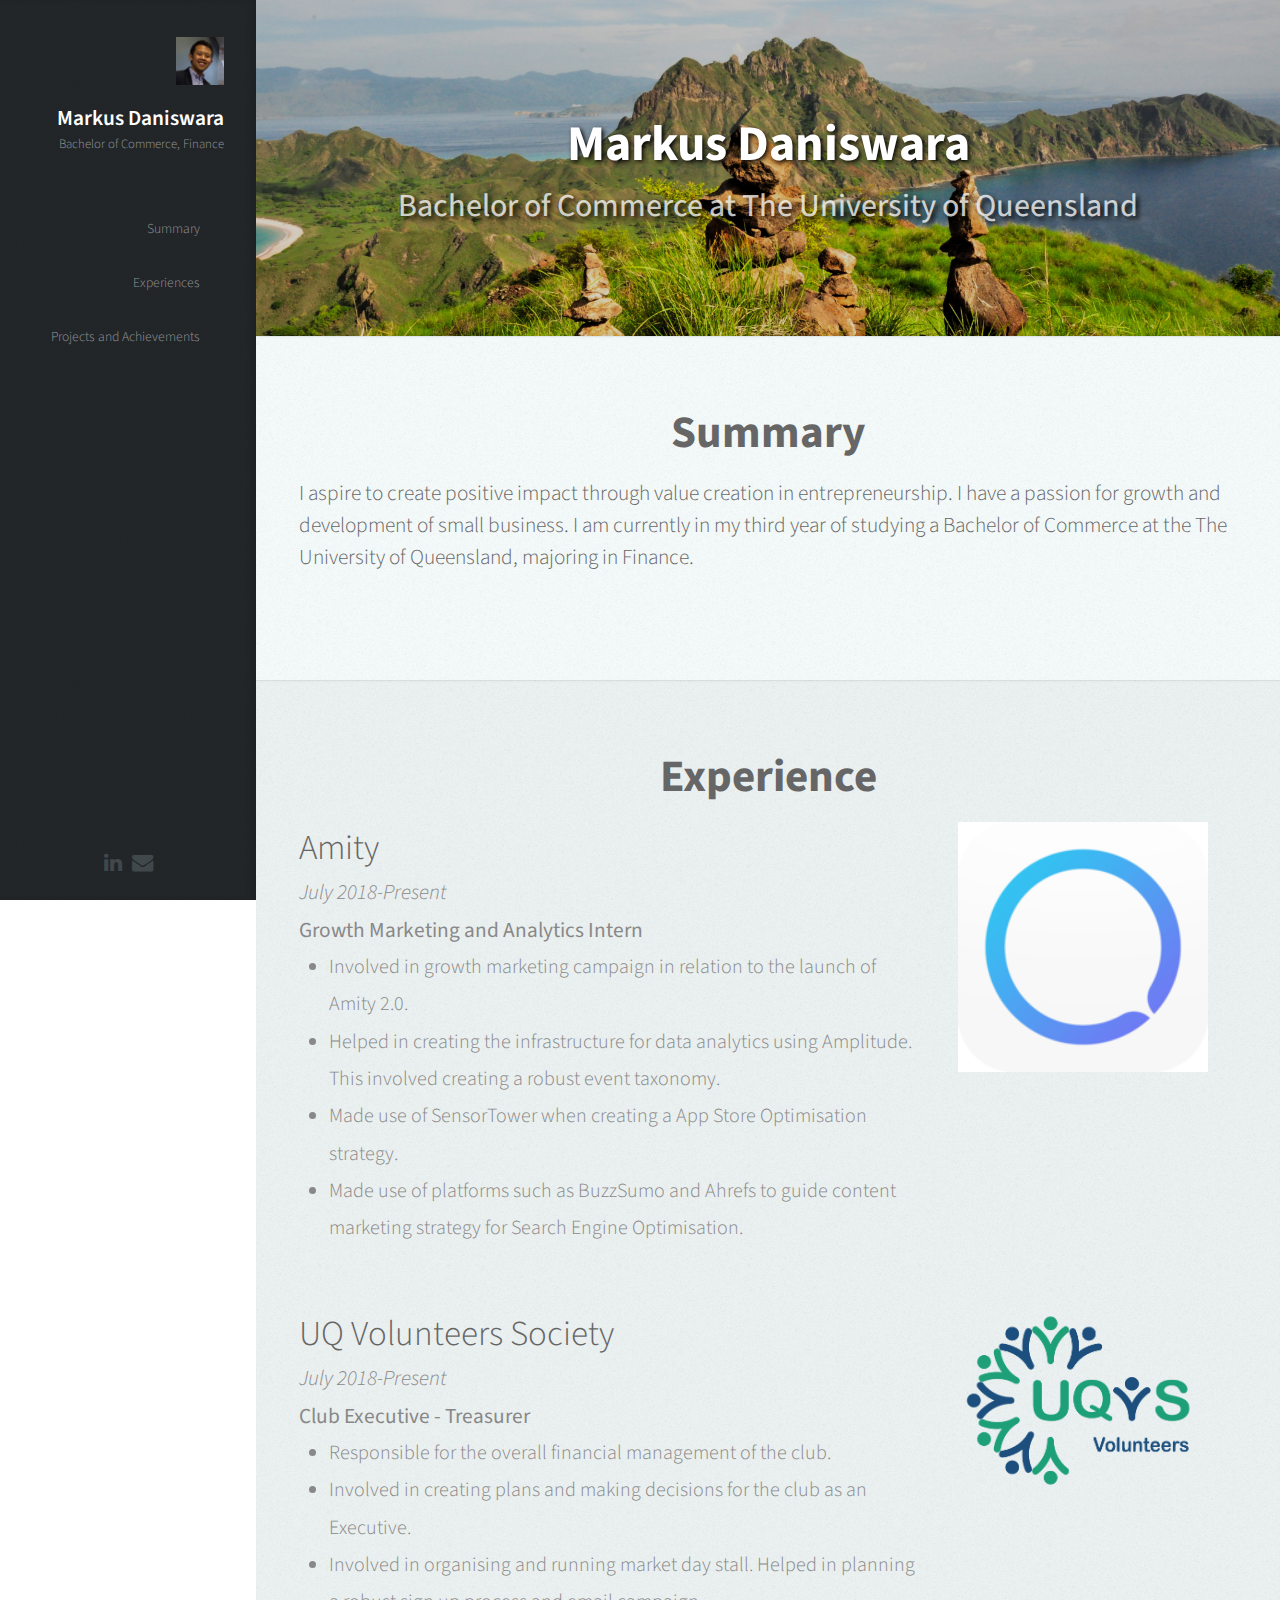
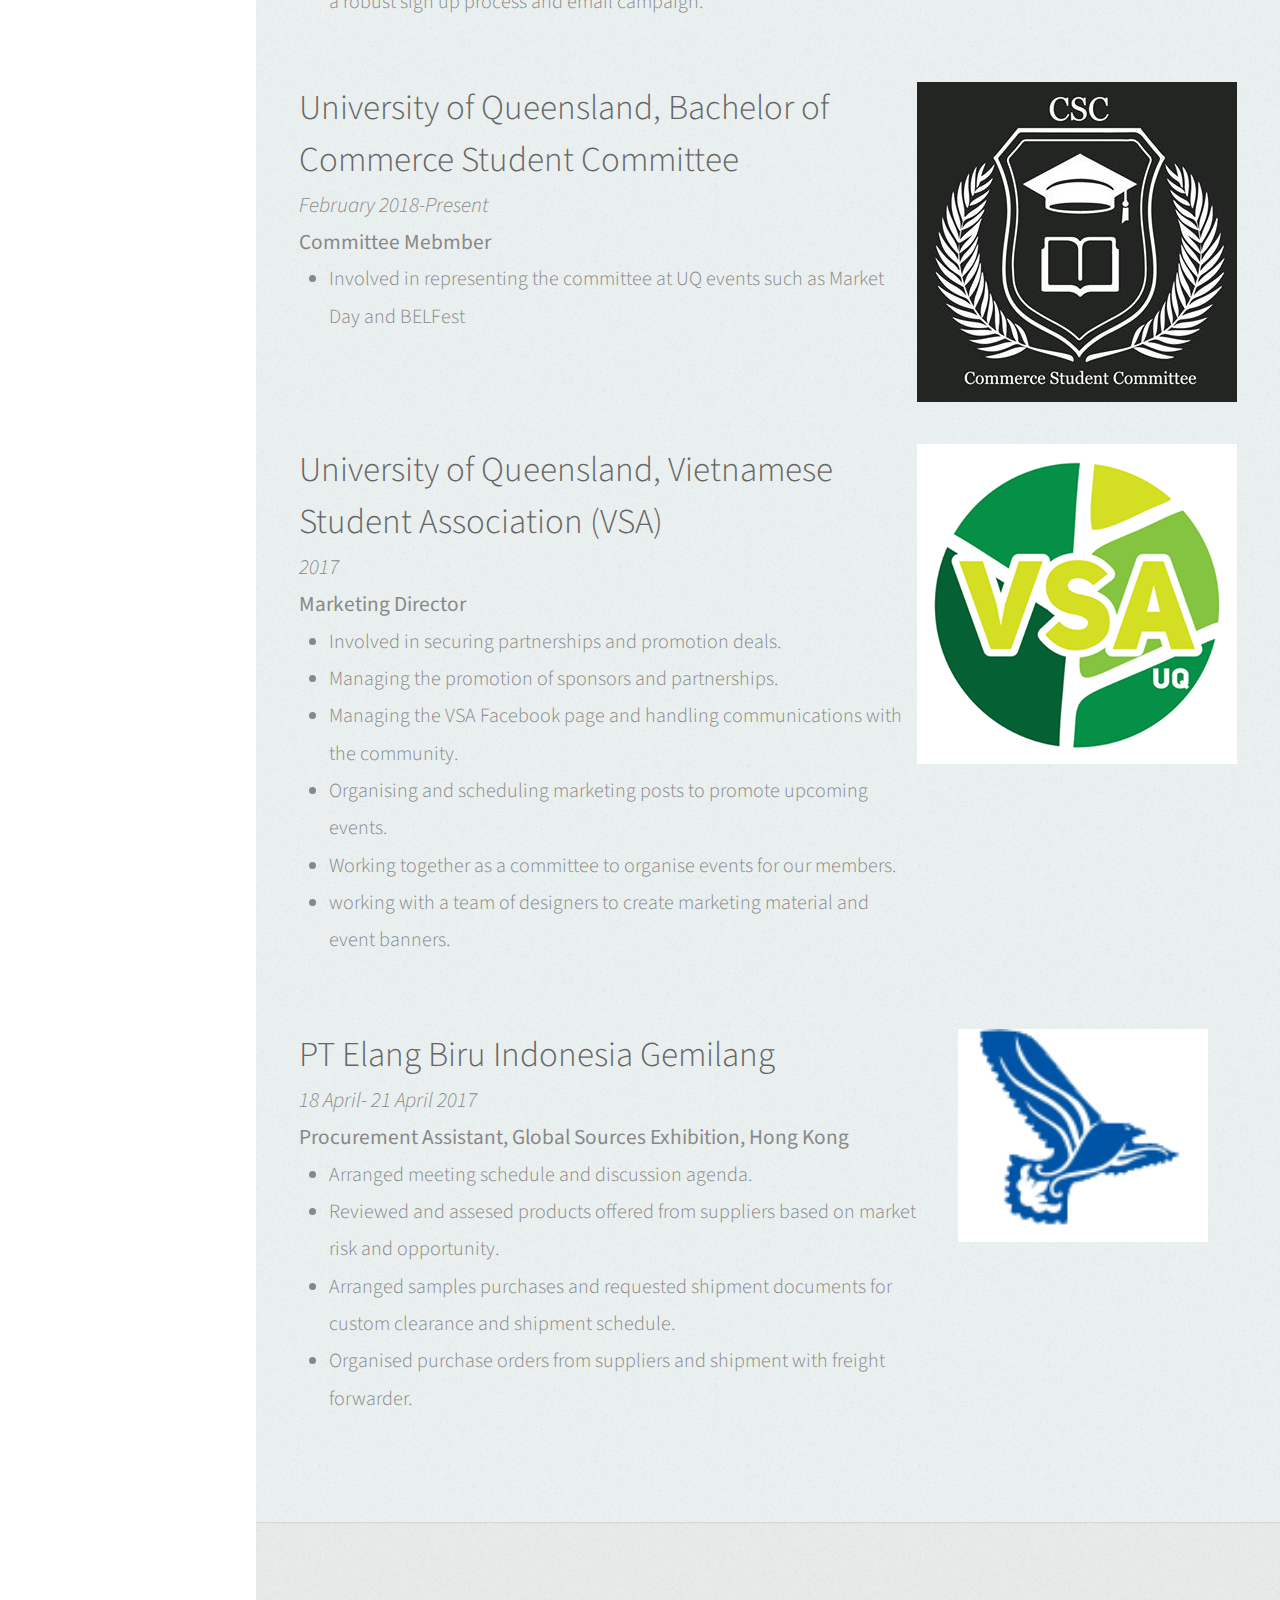
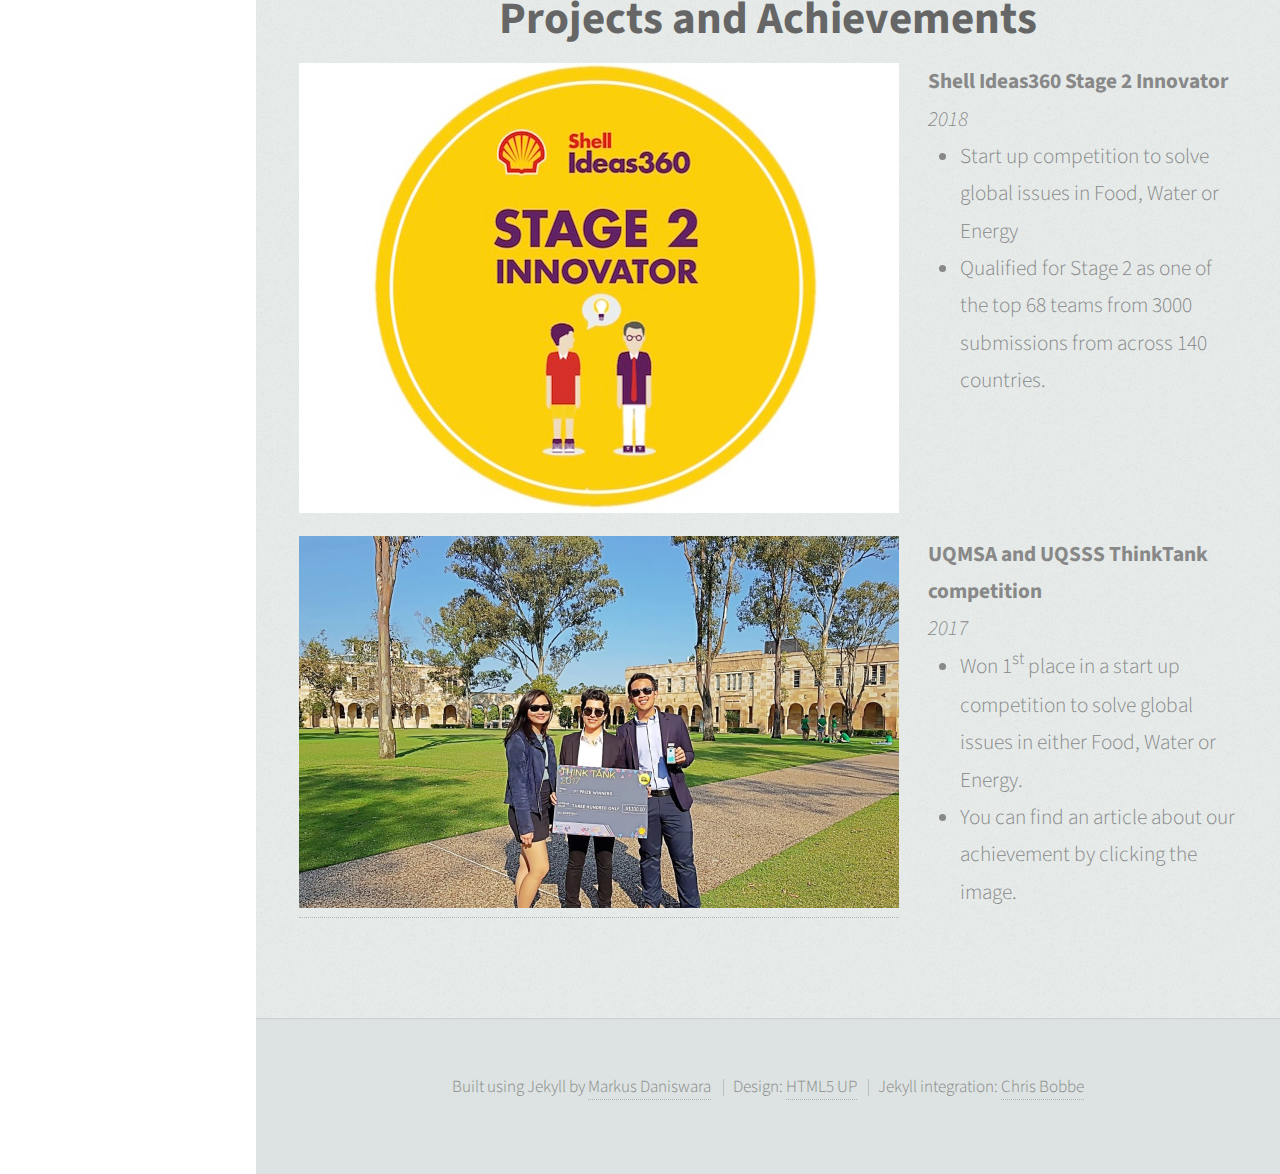
<file: index.html>
<!DOCTYPE HTML>
<!--
Prologue by HTML5 UP
html5up.net | @ajlkn
Free for personal and commercial use under the CCA 3.0 license (html5up.net/license)
Jekyll integration by Chris Bobbe | chrisbobbe.github.io
-->
<html><head><!-- Robots -->
  <meta name="robots" content="index, follow" /><link rel="canonical" href="http://localhost:4000/" /><!-- Title, description, author --><title>Markus Daniswara - Bachelor of Commerce, Finance</title>
  <meta name="description" content="Personal website of Markus Daniswara" />
  <meta name="author" content="Markus Daniswara" />

  <!-- Open Graph -->
  <meta property="og:title" content="Markus Daniswara - Bachelor of Commerce, Finance" />
  <meta property="og:type" content="website" />
  <meta property="og:image" content="http://localhost:4000/img/avi.jpg" />
  <meta property="og:url" content="http://localhost:4000/" />
  <meta property="og:site_name" content="Markus Daniswara" />
  <meta property="og:description" content="Personal website of Markus Daniswara" />

  <!-- Styles -->
  <meta charset="utf-8" />
  <meta name="viewport" content="width=device-width, initial-scale=1" />
  <!--[if lte IE 8]><script src="/assets/js/ie/html5shiv.js" defer></script><![endif]-->
  <link rel="stylesheet" href="assets/css/main.css" />
  <!--[if lte IE 8]><link rel="stylesheet" href="/assets/css/ie8.css" /><![endif]-->
  <!--[if lte IE 9]><link rel="stylesheet" href="/assets/css/ie9.css" /><![endif]-->

  <!-- Scripts -->
  <script src="https://ajax.googleapis.com/ajax/libs/jquery/1.11.3/jquery.min.js" defer></script>
  <script src="assets/js/jquery.scrolly.min.js" defer></script>
  <script src="assets/js/jquery.scrollzer.min.js" defer></script>
  <script src="assets/js/skel.min.js" defer></script>
  <script src="assets/js/util.js" defer></script>
  <!--[if lte IE 8]><script src="/assets/js/ie/respond.min.js" defer></script><![endif]-->
  <script src="assets/js/main.js" defer></script>


</head>
<body><!-- Header -->
<div id="header">
  <div class="top"><!-- Logo -->
<div id="logo">
  <a href="http://localhost:4000/" id="home-link">
    <span class="image avatar48"><img src="img/avi.jpg" alt="Avatar of Markus Daniswara" /></span>
    <h1 id="title">Markus Daniswara</h1>
    <p>Bachelor of Commerce, Finance</p>
  </a>
</div><!-- Nav -->
<nav id="nav">
  <ul><li><a href="#" id="-link" class="scrolly"><span class="icon none"> </span></a></li><li><a href="#summary" id="summary-link" class="scrolly"><span class="icon none">Summary</span></a></li><li><a href="#experiences" id="experiences-link" class="scrolly"><span class="icon none">Experiences</span></a></li><li><a href="#projects-and-achievements" id="projects-and-achievements-link" class="scrolly"><span class="icon none">Projects and Achievements</span></a></li></ul>
</nav></div>
  <div class="bottom"><!-- Social Icons -->
<ul class="icons"><li><a href="https://www.linkedin.com/in/markus-daniswara-865415143/" class="icon fa-linkedin" target="_blank"><span class="label">LinkedIn</span></a></li><li><a href="mailto:markusd9812@gmail.com" class="icon fa-envelope"><span class="label">Email</span></a></li></ul>
</div>
</div>
<!-- Main -->
<div id="main"><!-- Sections --><section id="untitled" class="shade-one cover dark">
  <div class="container"><img src="img/39.jpg" alt="cover photo" class="back"><h1 id="top">Markus Daniswara</h1>

<h3 id="subtitle">Bachelor of Commerce at The University of Queensland</h3>
</div>
</section>
<section id="summary" class="shade-two">
  <div class="container"><h1 class="title">Summary<h1>

<p style="text-align: left;">I aspire to create positive impact through value creation in entrepreneurship. I have a passion for growth and development of small business. I am currently in my third year of studying a Bachelor of Commerce at the The University of Queensland, majoring in Finance.</p>
</div>
</section>
<section id="experiences" class="shade-three">
  <div class="container"><h1 class="title">Experience</h1>

<div class="wrapper">
  <div class="experince">
    <div class="words1">
      <div class="workplace">
        <h5>Amity</h5>
      </div>
      <div class="duration">
        July 2018-Present
      </div>
      <div class="role">
        Growth Marketing and Analytics Intern
      </div>
      <div class="description">
        <ul>
          <li>Involved in growth marketing campaign in relation to the launch of Amity 2.0.</li>
          <li>Helped in creating the infrastructure for data analytics using Amplitude. This involved creating a robust event taxonomy.</li>
          <li>Made use of SensorTower when creating a App Store Optimisation strategy.</li>
          <li>Made use of platforms such as BuzzSumo and Ahrefs to guide content marketing strategy for Search Engine Optimisation.</li>
        </ul>
      </div>
    </div>
    <div class="img1">
      <img id="uqvsa" src="img\amity.png" alt="UQ Volunteers Society logo">
    </div>
  </div>
  <div class="experince">
    <div class="words1">
      <div class="workplace">
        <h5>UQ Volunteers Society</h5>
      </div>
      <div class="duration">
        July 2018-Present
      </div>
      <div class="role">
        Club Executive - Treasurer
      </div>
      <div class="description">
        <ul>
          <li>Responsible for the overall financial management of the club.</li>
          <li>Involved in creating plans and making decisions for the club as an Executive.</li>
          <li>Involved in organising and running market day stall. Helped in planning a robust sign up process and email campaign.</li>
        </ul>
      </div>
    </div>
    <div class="img1">
      <img id="uqvsa" src="img\uqvsa.png" alt="UQ Volunteers Society logo">
    </div>
  </div>
  <div class="experince">
    <div class="words1">
      <div class="workplace">
        <h5>University of Queensland, Bachelor of Commerce Student Committee</h5>
      </div>
      <div class="duration">
        February 2018-Present
      </div>
      <div class="role">
        Committee Mebmber
      </div>
      <div class="description">
        <ul>
          <li>Involved in representing the committee at UQ events such as Market Day and BELFest</li>
        </ul>
      </div>
    </div>
    <div class="img1">
      <img id="bcom" src="img\bcom_comm.jpg" alt="Bachelor of Commerce Student Committee logo">
    </div>
  </div>
  <div class="experince">
    <div class="words2">
      <div class="workplace">
        <h5>University of Queensland, Vietnamese Student Association (VSA)</h5>
      </div>
      <div class="duration">
        2017
      </div>
      <div class="role">
        Marketing Director
      </div>
      <div class="description">
        <ul>
          <li>Involved in securing partnerships and promotion deals.</li>
          <li>Managing the promotion of sponsors and partnerships.</li>
          <li>Managing the VSA Facebook page and handling communications with the community.</li>
          <li>Organising and scheduling marketing posts to promote upcoming events.</li>
          <li>Working together as a committee to organise events for our members.</li>
          <li>working with a team of designers to create marketing material and event banners.</li>
        </ul>
      </div>
    </div>
    <div class="img2">
      <img id="vsa" src="img\vsa.png" alt="Vietnamese Students Association logo">
    </div>
  </div>
  <div class="experince">
    <div class="words3">
      <div class="workplace">
        <h5>PT Elang Biru Indonesia Gemilang</h5>
      </div>
      <div class="duration">
        18 April- 21 April 2017
      </div>
      <div class="role">
        Procurement Assistant, Global Sources Exhibition, Hong Kong
      </div>
      <div class="description">
        <ul>
          <li>Arranged meeting schedule and discussion agenda.</li>
          <li>Reviewed and assesed products offered from suppliers based on market risk and opportunity.</li>
          <li>Arranged samples purchases and requested shipment documents for custom clearance and shipment schedule.</li>
          <li>Organised purchase orders from suppliers and shipment with freight forwarder.</li>
        </ul>
      </div>
    </div>
    <div class="img3">
      <img id="biru" src="img\elang-biru-lgo-copy.png" alt="PT Elang Biru Indonesia Gemilang logo">
    </div>
  </div>

</div>
</div>
</section>
<section id="projects-and-achievements" class="shade-four">
  <div class="container"><h1 class="title">Projects and Achievements</h1>

<div class="kotak">
  <div class="shell">
    <img id="shell"src="img\Stage 2 badge (1).jpg" alt="Shell Ideas360 Stage 2 badge">

  </div>
  <div class="item1">
    <div class="name">
      Shell Ideas360 Stage 2 Innovator
    </div>
    <div class="duration">
      2018
    </div>
    <div class="points">
      <ul>
        <li>Start up competition to solve global issues in Food, Water or Energy</li>
        <li>Qualified for Stage 2 as one of the top 68 teams from 3000 submissions from across 140 countries.</li>
      </ul>
    </div>
  </div>
  <div class="news">
    <a href="http://www.scmb.uq.edu.au/uq-students-to-showcase-food-waste-solution-to-global-investors" target="_blank"><img id="news"src="img\uqnews.jpg" alt="UQ School of Chemistry and Molecular Bioscience article"></a>
  </div>
  <div class="item2">
    <div class="name">
      UQMSA and UQSSS ThinkTank competition
    </div>
    <div class="duration">
      2017
    </div>
    <div class="points">
        <ul>
          <li>Won 1<sup>st</sup> place in a start up competition to solve global issues in either Food, Water or Energy.</li>
          <li>You can find an article about our achievement by clicking the image.</li>
        </ul>

    </div>
  </div>

  </div>

</div>
</div>
</section>
</div><!-- Footer -->
<div id="footer">

  <!-- Copyright -->
  <ul class="copyright">
    <li>Built using Jekyll by <a href="https://www.linkedin.com/in/markus-daniswara-865415143/" target="_blank">Markus Daniswara</a></li>
    <li>Design: <a href="http://html5up.net" target="_blank">HTML5 UP</a></li>
    <li>Jekyll integration: <a href="https://chrisbobbe.github.io/" target="_blank">Chris Bobbe</a></li>
  </ul>

</div>
</body>
</html>
</file>
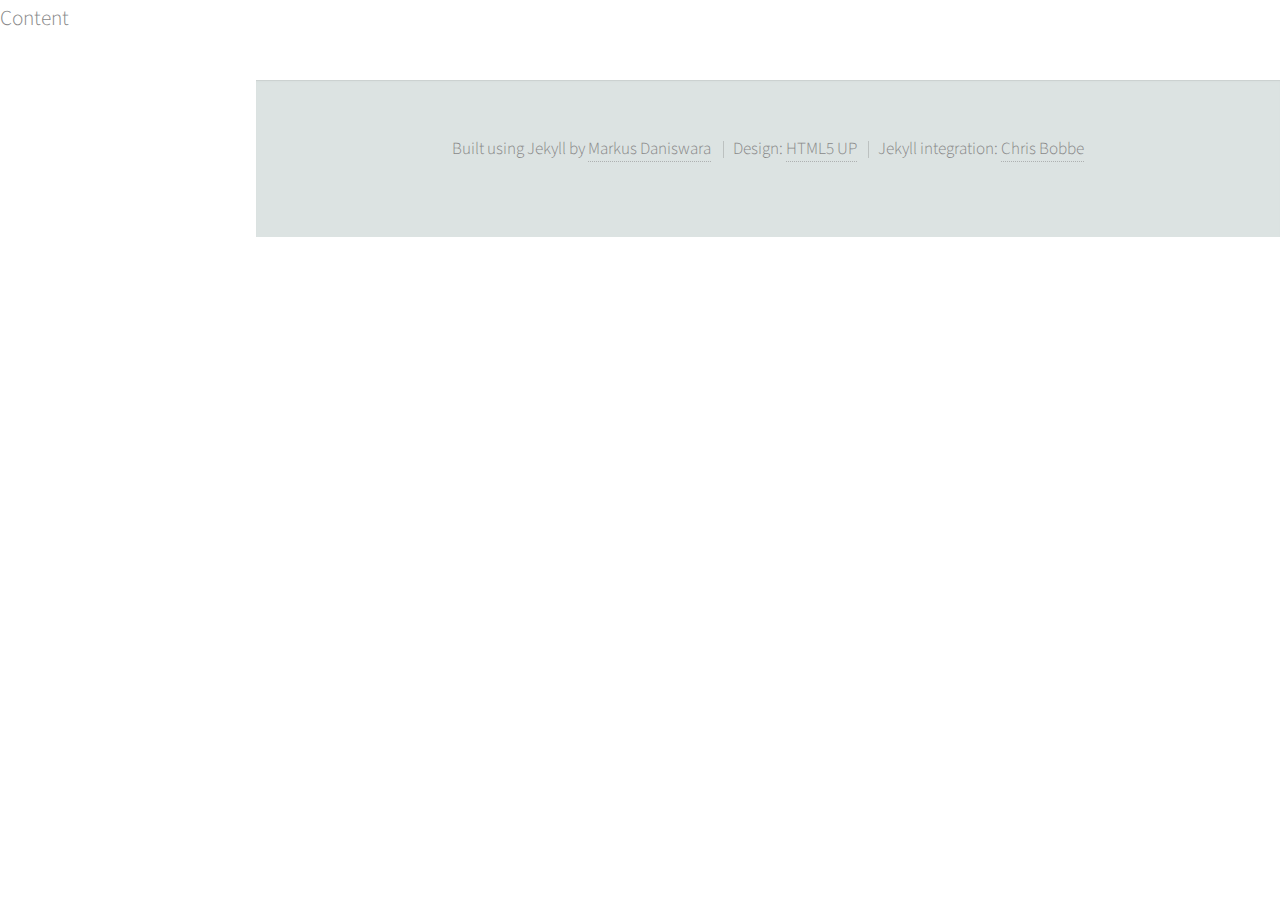
<file: 2018/06/24/My-First-Post.html>
<!DOCTYPE HTML>
<!--
Prologue by HTML5 UP
html5up.net | @ajlkn
Free for personal and commercial use under the CCA 3.0 license (html5up.net/license)
Jekyll integration by Chris Bobbe | chrisbobbe.github.io
-->
<html><head><!-- Robots -->
  <meta name="robots" content="index, follow" /><link rel="canonical" href="http://localhost:4000/2018/06/24/My-First-Post.html" /><!-- Title, description, author --><title>new title | Markus Daniswara - Bachelor of Commerce, Finance</title>
  <meta name="description" content="Personal website of Markus Daniswara" />
  <meta name="author" content="Markus Daniswara" />

  <!-- Open Graph -->
  <meta property="og:title" content="new title | Markus Daniswara - Bachelor of Commerce, Finance" />
  <meta property="og:type" content="website" />
  <meta property="og:image" content="http://localhost:4000/img/avi.jpg" />
  <meta property="og:url" content="http://localhost:4000/2018/06/24/My-First-Post.html" />
  <meta property="og:site_name" content="Markus Daniswara" />
  <meta property="og:description" content="Personal website of Markus Daniswara" />

  <!-- Styles -->
  <meta charset="utf-8" />
  <meta name="viewport" content="width=device-width, initial-scale=1" />
  <!--[if lte IE 8]><script src="/assets/js/ie/html5shiv.js" defer></script><![endif]-->
  <link rel="stylesheet" href="/assets/css/main.css" />
  <!--[if lte IE 8]><link rel="stylesheet" href="/assets/css/ie8.css" /><![endif]-->
  <!--[if lte IE 9]><link rel="stylesheet" href="/assets/css/ie9.css" /><![endif]-->

  <!-- Scripts -->
  <script src="https://ajax.googleapis.com/ajax/libs/jquery/1.11.3/jquery.min.js" defer></script>
  <script src="/assets/js/jquery.scrolly.min.js" defer></script>
  <script src="/assets/js/jquery.scrollzer.min.js" defer></script>
  <script src="/assets/js/skel.min.js" defer></script>
  <script src="/assets/js/util.js" defer></script>
  <!--[if lte IE 8]><script src="/assets/js/ie/respond.min.js" defer></script><![endif]-->
  <script src="/assets/js/main.js" defer></script>

  <link rel="shortcut icon" href="img\favicon.ico" type="image/x-icon">
  <link rel="icon" href="img\favicon.ico" type="image/x-icon">

</head>
<body><p>Content</p>
<!-- Footer -->
<div id="footer">

  <!-- Copyright -->
  <ul class="copyright">
    <li>Built using Jekyll by <a href="https://www.linkedin.com/in/markus-daniswara-865415143/" target="_blank">Markus Daniswara</a></li>
    <li>Design: <a href="http://html5up.net" target="_blank">HTML5 UP</a></li>
    <li>Jekyll integration: <a href="https://chrisbobbe.github.io/" target="_blank">Chris Bobbe</a></li>
  </ul>

</div>
</body>
</html>
</file>
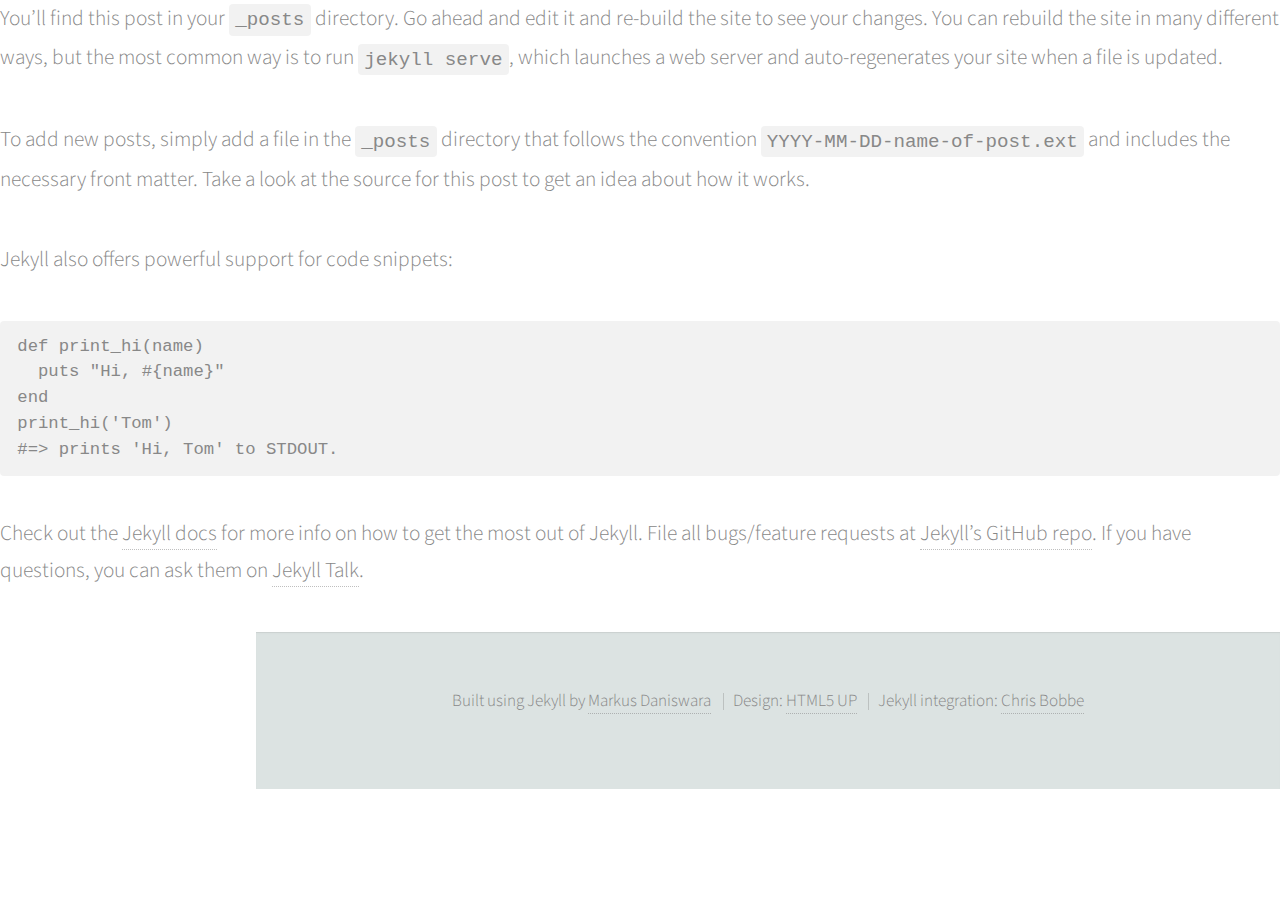
<file: jekyll/update/2018/06/23/welcome-to-jekyll.html>
<!DOCTYPE HTML>
<!--
Prologue by HTML5 UP
html5up.net | @ajlkn
Free for personal and commercial use under the CCA 3.0 license (html5up.net/license)
Jekyll integration by Chris Bobbe | chrisbobbe.github.io
-->
<html><head><!-- Robots -->
  <meta name="robots" content="index, follow" /><link rel="canonical" href="http://localhost:4000/jekyll/update/2018/06/23/welcome-to-jekyll.html" /><!-- Title, description, author --><title>Welcome to Jekyll! | Markus Daniswara - Bachelor of Commerce, Finance</title>
  <meta name="description" content="Personal website of Markus Daniswara" />
  <meta name="author" content="Markus Daniswara" />

  <!-- Open Graph -->
  <meta property="og:title" content="Welcome to Jekyll! | Markus Daniswara - Bachelor of Commerce, Finance" />
  <meta property="og:type" content="website" />
  <meta property="og:image" content="http://localhost:4000/img/avi.jpg" />
  <meta property="og:url" content="http://localhost:4000/jekyll/update/2018/06/23/welcome-to-jekyll.html" />
  <meta property="og:site_name" content="Markus Daniswara" />
  <meta property="og:description" content="Personal website of Markus Daniswara" />

  <!-- Styles -->
  <meta charset="utf-8" />
  <meta name="viewport" content="width=device-width, initial-scale=1" />
  <!--[if lte IE 8]><script src="/assets/js/ie/html5shiv.js" defer></script><![endif]-->
  <link rel="stylesheet" href="/assets/css/main.css" />
  <!--[if lte IE 8]><link rel="stylesheet" href="/assets/css/ie8.css" /><![endif]-->
  <!--[if lte IE 9]><link rel="stylesheet" href="/assets/css/ie9.css" /><![endif]-->

  <!-- Scripts -->
  <script src="https://ajax.googleapis.com/ajax/libs/jquery/1.11.3/jquery.min.js" defer></script>
  <script src="/assets/js/jquery.scrolly.min.js" defer></script>
  <script src="/assets/js/jquery.scrollzer.min.js" defer></script>
  <script src="/assets/js/skel.min.js" defer></script>
  <script src="/assets/js/util.js" defer></script>
  <!--[if lte IE 8]><script src="/assets/js/ie/respond.min.js" defer></script><![endif]-->
  <script src="/assets/js/main.js" defer></script>

  <link rel="shortcut icon" href="img\favicon.ico" type="image/x-icon">
  <link rel="icon" href="img\favicon.ico" type="image/x-icon">

</head>
<body><p>You’ll find this post in your <code class="highlighter-rouge">_posts</code> directory. Go ahead and edit it and re-build the site to see your changes. You can rebuild the site in many different ways, but the most common way is to run <code class="highlighter-rouge">jekyll serve</code>, which launches a web server and auto-regenerates your site when a file is updated.</p>

<p>To add new posts, simply add a file in the <code class="highlighter-rouge">_posts</code> directory that follows the convention <code class="highlighter-rouge">YYYY-MM-DD-name-of-post.ext</code> and includes the necessary front matter. Take a look at the source for this post to get an idea about how it works.</p>

<p>Jekyll also offers powerful support for code snippets:</p>

<figure class="highlight"><pre><code class="language-ruby" data-lang="ruby"><span class="k">def</span> <span class="nf">print_hi</span><span class="p">(</span><span class="nb">name</span><span class="p">)</span>
  <span class="nb">puts</span> <span class="s2">"Hi, </span><span class="si">#{</span><span class="nb">name</span><span class="si">}</span><span class="s2">"</span>
<span class="k">end</span>
<span class="n">print_hi</span><span class="p">(</span><span class="s1">'Tom'</span><span class="p">)</span>
<span class="c1">#=&gt; prints 'Hi, Tom' to STDOUT.</span></code></pre></figure>

<p>Check out the <a href="https://jekyllrb.com/docs/home">Jekyll docs</a> for more info on how to get the most out of Jekyll. File all bugs/feature requests at <a href="https://github.com/jekyll/jekyll">Jekyll’s GitHub repo</a>. If you have questions, you can ask them on <a href="https://talk.jekyllrb.com/">Jekyll Talk</a>.</p>

<!-- Footer -->
<div id="footer">

  <!-- Copyright -->
  <ul class="copyright">
    <li>Built using Jekyll by <a href="https://www.linkedin.com/in/markus-daniswara-865415143/" target="_blank">Markus Daniswara</a></li>
    <li>Design: <a href="http://html5up.net" target="_blank">HTML5 UP</a></li>
    <li>Jekyll integration: <a href="https://chrisbobbe.github.io/" target="_blank">Chris Bobbe</a></li>
  </ul>

</div>
</body>
</html>
</file>
<file: assets/css/ie8.css>
/*
	Prologue by HTML5 UP
	html5up.net | @ajlkn
	Free for personal and commercial use under the CCA 3.0 license (html5up.net/license)
*/

/* Section/Article */

	section > .last-child, section.last-child, article > .last-child, article.last-child {
		margin-bottom: 0;
	}

/* Form */

	form input[type="text"],
	form input[type="email"],
	form input[type="password"],
	form select,
	form textarea {
		-ms-behavior: url("assets/js/ie/PIE.htc");
	}

/* Button */

	input[type="button"],
	input[type="submit"],
	input[type="reset"],
	button,
	.button {
		-ms-behavior: url("assets/js/ie/PIE.htc");
	}

/* Header */

	#nav ul li a {
		color: #888;
	}

		#nav ul li a.active {
			background: #1C2022;
		}

	#headerToggle .toggle {
		background-color: #888;
	}

/* Main */

	#main > section.cover {
		background-position: auto;
		-ms-behavior: url("assets/js/ie/backgroundsize.min.htc");
	}
</file>
<file: assets/css/ie9.css>
/*
	Prologue by HTML5 UP
	html5up.net | @ajlkn
	Free for personal and commercial use under the CCA 3.0 license (html5up.net/license)
*/

/* Button */

	input[type="button"],
	input[type="submit"],
	input[type="reset"],
	button,
	.button {
		background-image: url("images/ie/grad0-15.svg");
	}
</file>
<file: assets/css/main.css>
@import url("font-awesome.min.css");
@import url("https://fonts.googleapis.com/css?family=Source+Sans+Pro:300,300italic,400,600");
/*
	Prologue by HTML5 UP
	html5up.net | @ajlkn
	Free for personal and commercial use under the CCA 3.0 license (html5up.net/license)
*/
/* Reset */
html, body, div, span, applet, object, iframe, h1, h2, h3, h4, h5, h6, p, blockquote, pre, a, abbr, acronym, address, big, cite, code, del, dfn, em, img, ins, kbd, q, s, samp, small, strike, strong, sub, sup, tt, var, b, u, i, center, dl, dt, dd, ol, ul, li, fieldset, form, label, legend, table, caption, tbody, tfoot, thead, tr, th, td, article, aside, canvas, details, embed, figure, figcaption, footer, header, hgroup, menu, nav, output, ruby, section, summary, time, mark, audio, video {
  margin: 0;
  padding: 0;
  border: 0;
  font-size: 100%;
  font: inherit;
  vertical-align: baseline; }

article, aside, details, figcaption, figure, footer, header, hgroup, menu, nav, section {
  display: block; }

body {
  line-height: 1; }

ol, ul {
  list-style: none; }

blockquote, q {
  quotes: none; }

blockquote:before, blockquote:after, q:before, q:after {
  content: '';
  content: none; }

table {
  border-collapse: collapse;
  border-spacing: 0; }

body {
  -webkit-text-size-adjust: none; }

/* Box Model */
*, *:before, *:after {
  -moz-box-sizing: border-box;
  -webkit-box-sizing: border-box;
  box-sizing: border-box; }

/* Containers */
.container {
  margin-left: auto;
  margin-right: auto; }

.container.\31 25\25 {
  width: 100%;
  max-width: 1750px;
  min-width: 1400px; }

.container.\37 5\25 {
  width: 1050px; }

.container.\35 0\25 {
  width: 700px; }

.container.\32 5\25 {
  width: 350px; }

.container {
  width: 1400px; }

@media screen and (min-width: 961px) and (max-width: 1880px) {
  .container.\31 25\25 {
    width: 100%;
    max-width: 1500px;
    min-width: 1200px; }

  .container.\37 5\25 {
    width: 900px; }

  .container.\35 0\25 {
    width: 600px; }

  .container.\32 5\25 {
    width: 300px; }

  .container {
    width: 1200px; } }
@media screen and (min-width: 961px) and (max-width: 1620px) {
  .container.\31 25\25 {
    width: 100%;
    max-width: 1200px;
    min-width: 960px; }

  .container.\37 5\25 {
    width: 720px; }

  .container.\35 0\25 {
    width: 480px; }

  .container.\32 5\25 {
    width: 240px; }

  .container {
    width: 960px; } }
@media screen and (min-width: 961px) and (max-width: 1320px) {
  .container.\31 25\25 {
    width: 100%;
    max-width: 125%;
    min-width: 100%; }

  .container.\37 5\25 {
    width: 75%; }

  .container.\35 0\25 {
    width: 50%; }

  .container.\32 5\25 {
    width: 25%; }

  .container {
    width: 100%; } }
@media screen and (max-width: 960px) {
  .container.\31 25\25 {
    width: 100%;
    max-width: 125%;
    min-width: 100%; }

  .container.\37 5\25 {
    width: 75%; }

  .container.\35 0\25 {
    width: 50%; }

  .container.\32 5\25 {
    width: 25%; }

  .container {
    width: 100%; } }
@media screen and (max-width: 736px) {
  .container.\31 25\25 {
    width: 100%;
    max-width: 125%;
    min-width: 100%; }

  .container.\37 5\25 {
    width: 75%; }

  .container.\35 0\25 {
    width: 50%; }

  .container.\32 5\25 {
    width: 25%; }

  .container {
    width: 100% !important; } }
/* Grid */
.row {
  border-bottom: solid 1px transparent;
  -moz-box-sizing: border-box;
  -webkit-box-sizing: border-box;
  box-sizing: border-box; }

.row > * {
  float: left;
  -moz-box-sizing: border-box;
  -webkit-box-sizing: border-box;
  box-sizing: border-box; }

.row:after, .row:before {
  content: '';
  display: block;
  clear: both;
  height: 0; }

.row.uniform > * > :first-child {
  margin-top: 0; }

.row.uniform > * > :last-child {
  margin-bottom: 0; }

.row.\30 \25  > * {
  padding: 0px 0 0 0px; }

.row.\30 \25 {
  margin: 0px 0 -1px 0px; }

.row.uniform.\30 \25  > * {
  padding: 0px 0 0 0px; }

.row.uniform.\30 \25 {
  margin: 0px 0 -1px 0px; }

.row > * {
  padding: 40px 0 0 40px; }

.row {
  margin: -40px 0 -1px -40px; }

.row.uniform > * {
  padding: 40px 0 0 40px; }

.row.uniform {
  margin: -40px 0 -1px -40px; }

.row.\32 00\25  > * {
  padding: 80px 0 0 80px; }

.row.\32 00\25 {
  margin: -80px 0 -1px -80px; }

.row.uniform.\32 00\25  > * {
  padding: 80px 0 0 80px; }

.row.uniform.\32 00\25 {
  margin: -80px 0 -1px -80px; }

.row.\31 50\25  > * {
  padding: 60px 0 0 60px; }

.row.\31 50\25 {
  margin: -60px 0 -1px -60px; }

.row.uniform.\31 50\25  > * {
  padding: 60px 0 0 60px; }

.row.uniform.\31 50\25 {
  margin: -60px 0 -1px -60px; }

.row.\35 0\25  > * {
  padding: 20px 0 0 20px; }

.row.\35 0\25 {
  margin: -20px 0 -1px -20px; }

.row.uniform.\35 0\25  > * {
  padding: 20px 0 0 20px; }

.row.uniform.\35 0\25 {
  margin: -20px 0 -1px -20px; }

.row.\32 5\25  > * {
  padding: 10px 0 0 10px; }

.row.\32 5\25 {
  margin: -10px 0 -1px -10px; }

.row.uniform.\32 5\25  > * {
  padding: 10px 0 0 10px; }

.row.uniform.\32 5\25 {
  margin: -10px 0 -1px -10px; }

.\31 2u, .\31 2u\24 {
  width: 100%;
  clear: none;
  margin-left: 0; }

.\31 1u, .\31 1u\24 {
  width: 91.6666666667%;
  clear: none;
  margin-left: 0; }

.\31 0u, .\31 0u\24 {
  width: 83.3333333333%;
  clear: none;
  margin-left: 0; }

.\39 u, .\39 u\24 {
  width: 75%;
  clear: none;
  margin-left: 0; }

.\38 u, .\38 u\24 {
  width: 66.6666666667%;
  clear: none;
  margin-left: 0; }

.\37 u, .\37 u\24 {
  width: 58.3333333333%;
  clear: none;
  margin-left: 0; }

.\36 u, .\36 u\24 {
  width: 50%;
  clear: none;
  margin-left: 0; }

.\35 u, .\35 u\24 {
  width: 41.6666666667%;
  clear: none;
  margin-left: 0; }

.\34 u, .\34 u\24 {
  width: 33.3333333333%;
  clear: none;
  margin-left: 0; }

.\33 u, .\33 u\24 {
  width: 25%;
  clear: none;
  margin-left: 0; }

.\32 u, .\32 u\24 {
  width: 16.6666666667%;
  clear: none;
  margin-left: 0; }

.\31 u, .\31 u\24 {
  width: 8.3333333333%;
  clear: none;
  margin-left: 0; }

.\31 2u\24  + *,
.\31 1u\24  + *,
.\31 0u\24  + *,
.\39 u\24  + *,
.\38 u\24  + *,
.\37 u\24  + *,
.\36 u\24  + *,
.\35 u\24  + *,
.\34 u\24  + *,
.\33 u\24  + *,
.\32 u\24  + *,
.\31 u\24  + * {
  clear: left; }

.\-11u {
  margin-left: 91.6666666667%; }

.\-10u {
  margin-left: 83.3333333333%; }

.\-9u {
  margin-left: 75%; }

.\-8u {
  margin-left: 66.6666666667%; }

.\-7u {
  margin-left: 58.3333333333%; }

.\-6u {
  margin-left: 50%; }

.\-5u {
  margin-left: 41.6666666667%; }

.\-4u {
  margin-left: 33.3333333333%; }

.\-3u {
  margin-left: 25%; }

.\-2u {
  margin-left: 16.6666666667%; }

.\-1u {
  margin-left: 8.3333333333%; }

@media screen and (min-width: 961px) and (max-width: 1880px) {
  .row > * {
    padding: 40px 0 0 40px; }

  .row {
    margin: -40px 0 -1px -40px; }

  .row.uniform > * {
    padding: 40px 0 0 40px; }

  .row.uniform {
    margin: -40px 0 -1px -40px; }

  .row.\32 00\25  > * {
    padding: 80px 0 0 80px; }

  .row.\32 00\25 {
    margin: -80px 0 -1px -80px; }

  .row.uniform.\32 00\25  > * {
    padding: 80px 0 0 80px; }

  .row.uniform.\32 00\25 {
    margin: -80px 0 -1px -80px; }

  .row.\31 50\25  > * {
    padding: 60px 0 0 60px; }

  .row.\31 50\25 {
    margin: -60px 0 -1px -60px; }

  .row.uniform.\31 50\25  > * {
    padding: 60px 0 0 60px; }

  .row.uniform.\31 50\25 {
    margin: -60px 0 -1px -60px; }

  .row.\35 0\25  > * {
    padding: 20px 0 0 20px; }

  .row.\35 0\25 {
    margin: -20px 0 -1px -20px; }

  .row.uniform.\35 0\25  > * {
    padding: 20px 0 0 20px; }

  .row.uniform.\35 0\25 {
    margin: -20px 0 -1px -20px; }

  .row.\32 5\25  > * {
    padding: 10px 0 0 10px; }

  .row.\32 5\25 {
    margin: -10px 0 -1px -10px; }

  .row.uniform.\32 5\25  > * {
    padding: 10px 0 0 10px; }

  .row.uniform.\32 5\25 {
    margin: -10px 0 -1px -10px; }

  .\31 2u\28wide\29, .\31 2u\24\28wide\29 {
    width: 100%;
    clear: none;
    margin-left: 0; }

  .\31 1u\28wide\29, .\31 1u\24\28wide\29 {
    width: 91.6666666667%;
    clear: none;
    margin-left: 0; }

  .\31 0u\28wide\29, .\31 0u\24\28wide\29 {
    width: 83.3333333333%;
    clear: none;
    margin-left: 0; }

  .\39 u\28wide\29, .\39 u\24\28wide\29 {
    width: 75%;
    clear: none;
    margin-left: 0; }

  .\38 u\28wide\29, .\38 u\24\28wide\29 {
    width: 66.6666666667%;
    clear: none;
    margin-left: 0; }

  .\37 u\28wide\29, .\37 u\24\28wide\29 {
    width: 58.3333333333%;
    clear: none;
    margin-left: 0; }

  .\36 u\28wide\29, .\36 u\24\28wide\29 {
    width: 50%;
    clear: none;
    margin-left: 0; }

  .\35 u\28wide\29, .\35 u\24\28wide\29 {
    width: 41.6666666667%;
    clear: none;
    margin-left: 0; }

  .\34 u\28wide\29, .\34 u\24\28wide\29 {
    width: 33.3333333333%;
    clear: none;
    margin-left: 0; }

  .\33 u\28wide\29, .\33 u\24\28wide\29 {
    width: 25%;
    clear: none;
    margin-left: 0; }

  .\32 u\28wide\29, .\32 u\24\28wide\29 {
    width: 16.6666666667%;
    clear: none;
    margin-left: 0; }

  .\31 u\28wide\29, .\31 u\24\28wide\29 {
    width: 8.3333333333%;
    clear: none;
    margin-left: 0; }

  .\31 2u\24\28wide\29  + *,
  .\31 1u\24\28wide\29  + *,
  .\31 0u\24\28wide\29  + *,
  .\39 u\24\28wide\29  + *,
  .\38 u\24\28wide\29  + *,
  .\37 u\24\28wide\29  + *,
  .\36 u\24\28wide\29  + *,
  .\35 u\24\28wide\29  + *,
  .\34 u\24\28wide\29  + *,
  .\33 u\24\28wide\29  + *,
  .\32 u\24\28wide\29  + *,
  .\31 u\24\28wide\29  + * {
    clear: left; }

  .\-11u\28wide\29 {
    margin-left: 91.6666666667%; }

  .\-10u\28wide\29 {
    margin-left: 83.3333333333%; }

  .\-9u\28wide\29 {
    margin-left: 75%; }

  .\-8u\28wide\29 {
    margin-left: 66.6666666667%; }

  .\-7u\28wide\29 {
    margin-left: 58.3333333333%; }

  .\-6u\28wide\29 {
    margin-left: 50%; }

  .\-5u\28wide\29 {
    margin-left: 41.6666666667%; }

  .\-4u\28wide\29 {
    margin-left: 33.3333333333%; }

  .\-3u\28wide\29 {
    margin-left: 25%; }

  .\-2u\28wide\29 {
    margin-left: 16.6666666667%; }

  .\-1u\28wide\29 {
    margin-left: 8.3333333333%; } }
@media screen and (min-width: 961px) and (max-width: 1620px) {
  .row > * {
    padding: 40px 0 0 40px; }

  .row {
    margin: -40px 0 -1px -40px; }

  .row.uniform > * {
    padding: 40px 0 0 40px; }

  .row.uniform {
    margin: -40px 0 -1px -40px; }

  .row.\32 00\25  > * {
    padding: 80px 0 0 80px; }

  .row.\32 00\25 {
    margin: -80px 0 -1px -80px; }

  .row.uniform.\32 00\25  > * {
    padding: 80px 0 0 80px; }

  .row.uniform.\32 00\25 {
    margin: -80px 0 -1px -80px; }

  .row.\31 50\25  > * {
    padding: 60px 0 0 60px; }

  .row.\31 50\25 {
    margin: -60px 0 -1px -60px; }

  .row.uniform.\31 50\25  > * {
    padding: 60px 0 0 60px; }

  .row.uniform.\31 50\25 {
    margin: -60px 0 -1px -60px; }

  .row.\35 0\25  > * {
    padding: 20px 0 0 20px; }

  .row.\35 0\25 {
    margin: -20px 0 -1px -20px; }

  .row.uniform.\35 0\25  > * {
    padding: 20px 0 0 20px; }

  .row.uniform.\35 0\25 {
    margin: -20px 0 -1px -20px; }

  .row.\32 5\25  > * {
    padding: 10px 0 0 10px; }

  .row.\32 5\25 {
    margin: -10px 0 -1px -10px; }

  .row.uniform.\32 5\25  > * {
    padding: 10px 0 0 10px; }

  .row.uniform.\32 5\25 {
    margin: -10px 0 -1px -10px; }

  .\31 2u\28normal\29, .\31 2u\24\28normal\29 {
    width: 100%;
    clear: none;
    margin-left: 0; }

  .\31 1u\28normal\29, .\31 1u\24\28normal\29 {
    width: 91.6666666667%;
    clear: none;
    margin-left: 0; }

  .\31 0u\28normal\29, .\31 0u\24\28normal\29 {
    width: 83.3333333333%;
    clear: none;
    margin-left: 0; }

  .\39 u\28normal\29, .\39 u\24\28normal\29 {
    width: 75%;
    clear: none;
    margin-left: 0; }

  .\38 u\28normal\29, .\38 u\24\28normal\29 {
    width: 66.6666666667%;
    clear: none;
    margin-left: 0; }

  .\37 u\28normal\29, .\37 u\24\28normal\29 {
    width: 58.3333333333%;
    clear: none;
    margin-left: 0; }

  .\36 u\28normal\29, .\36 u\24\28normal\29 {
    width: 50%;
    clear: none;
    margin-left: 0; }

  .\35 u\28normal\29, .\35 u\24\28normal\29 {
    width: 41.6666666667%;
    clear: none;
    margin-left: 0; }

  .\34 u\28normal\29, .\34 u\24\28normal\29 {
    width: 33.3333333333%;
    clear: none;
    margin-left: 0; }

  .\33 u\28normal\29, .\33 u\24\28normal\29 {
    width: 25%;
    clear: none;
    margin-left: 0; }

  .\32 u\28normal\29, .\32 u\24\28normal\29 {
    width: 16.6666666667%;
    clear: none;
    margin-left: 0; }

  .\31 u\28normal\29, .\31 u\24\28normal\29 {
    width: 8.3333333333%;
    clear: none;
    margin-left: 0; }

  .\31 2u\24\28normal\29  + *,
  .\31 1u\24\28normal\29  + *,
  .\31 0u\24\28normal\29  + *,
  .\39 u\24\28normal\29  + *,
  .\38 u\24\28normal\29  + *,
  .\37 u\24\28normal\29  + *,
  .\36 u\24\28normal\29  + *,
  .\35 u\24\28normal\29  + *,
  .\34 u\24\28normal\29  + *,
  .\33 u\24\28normal\29  + *,
  .\32 u\24\28normal\29  + *,
  .\31 u\24\28normal\29  + * {
    clear: left; }

  .\-11u\28normal\29 {
    margin-left: 91.6666666667%; }

  .\-10u\28normal\29 {
    margin-left: 83.3333333333%; }

  .\-9u\28normal\29 {
    margin-left: 75%; }

  .\-8u\28normal\29 {
    margin-left: 66.6666666667%; }

  .\-7u\28normal\29 {
    margin-left: 58.3333333333%; }

  .\-6u\28normal\29 {
    margin-left: 50%; }

  .\-5u\28normal\29 {
    margin-left: 41.6666666667%; }

  .\-4u\28normal\29 {
    margin-left: 33.3333333333%; }

  .\-3u\28normal\29 {
    margin-left: 25%; }

  .\-2u\28normal\29 {
    margin-left: 16.6666666667%; }

  .\-1u\28normal\29 {
    margin-left: 8.3333333333%; } }
@media screen and (min-width: 961px) and (max-width: 1320px) {
  .row > * {
    padding: 20px 0 0 20px; }

  .row {
    margin: -20px 0 -1px -20px; }

  .row.uniform > * {
    padding: 20px 0 0 20px; }

  .row.uniform {
    margin: -20px 0 -1px -20px; }

  .row.\32 00\25  > * {
    padding: 40px 0 0 40px; }

  .row.\32 00\25 {
    margin: -40px 0 -1px -40px; }

  .row.uniform.\32 00\25  > * {
    padding: 40px 0 0 40px; }

  .row.uniform.\32 00\25 {
    margin: -40px 0 -1px -40px; }

  .row.\31 50\25  > * {
    padding: 30px 0 0 30px; }

  .row.\31 50\25 {
    margin: -30px 0 -1px -30px; }

  .row.uniform.\31 50\25  > * {
    padding: 30px 0 0 30px; }

  .row.uniform.\31 50\25 {
    margin: -30px 0 -1px -30px; }

  .row.\35 0\25  > * {
    padding: 10px 0 0 10px; }

  .row.\35 0\25 {
    margin: -10px 0 -1px -10px; }

  .row.uniform.\35 0\25  > * {
    padding: 10px 0 0 10px; }

  .row.uniform.\35 0\25 {
    margin: -10px 0 -1px -10px; }

  .row.\32 5\25  > * {
    padding: 5px 0 0 5px; }

  .row.\32 5\25 {
    margin: -5px 0 -1px -5px; }

  .row.uniform.\32 5\25  > * {
    padding: 5px 0 0 5px; }

  .row.uniform.\32 5\25 {
    margin: -5px 0 -1px -5px; }

  .\31 2u\28narrow\29, .\31 2u\24\28narrow\29 {
    width: 100%;
    clear: none;
    margin-left: 0; }

  .\31 1u\28narrow\29, .\31 1u\24\28narrow\29 {
    width: 91.6666666667%;
    clear: none;
    margin-left: 0; }

  .\31 0u\28narrow\29, .\31 0u\24\28narrow\29 {
    width: 83.3333333333%;
    clear: none;
    margin-left: 0; }

  .\39 u\28narrow\29, .\39 u\24\28narrow\29 {
    width: 75%;
    clear: none;
    margin-left: 0; }

  .\38 u\28narrow\29, .\38 u\24\28narrow\29 {
    width: 66.6666666667%;
    clear: none;
    margin-left: 0; }

  .\37 u\28narrow\29, .\37 u\24\28narrow\29 {
    width: 58.3333333333%;
    clear: none;
    margin-left: 0; }

  .\36 u\28narrow\29, .\36 u\24\28narrow\29 {
    width: 50%;
    clear: none;
    margin-left: 0; }

  .\35 u\28narrow\29, .\35 u\24\28narrow\29 {
    width: 41.6666666667%;
    clear: none;
    margin-left: 0; }

  .\34 u\28narrow\29, .\34 u\24\28narrow\29 {
    width: 33.3333333333%;
    clear: none;
    margin-left: 0; }

  .\33 u\28narrow\29, .\33 u\24\28narrow\29 {
    width: 25%;
    clear: none;
    margin-left: 0; }

  .\32 u\28narrow\29, .\32 u\24\28narrow\29 {
    width: 16.6666666667%;
    clear: none;
    margin-left: 0; }

  .\31 u\28narrow\29, .\31 u\24\28narrow\29 {
    width: 8.3333333333%;
    clear: none;
    margin-left: 0; }

  .\31 2u\24\28narrow\29  + *,
  .\31 1u\24\28narrow\29  + *,
  .\31 0u\24\28narrow\29  + *,
  .\39 u\24\28narrow\29  + *,
  .\38 u\24\28narrow\29  + *,
  .\37 u\24\28narrow\29  + *,
  .\36 u\24\28narrow\29  + *,
  .\35 u\24\28narrow\29  + *,
  .\34 u\24\28narrow\29  + *,
  .\33 u\24\28narrow\29  + *,
  .\32 u\24\28narrow\29  + *,
  .\31 u\24\28narrow\29  + * {
    clear: left; }

  .\-11u\28narrow\29 {
    margin-left: 91.6666666667%; }

  .\-10u\28narrow\29 {
    margin-left: 83.3333333333%; }

  .\-9u\28narrow\29 {
    margin-left: 75%; }

  .\-8u\28narrow\29 {
    margin-left: 66.6666666667%; }

  .\-7u\28narrow\29 {
    margin-left: 58.3333333333%; }

  .\-6u\28narrow\29 {
    margin-left: 50%; }

  .\-5u\28narrow\29 {
    margin-left: 41.6666666667%; }

  .\-4u\28narrow\29 {
    margin-left: 33.3333333333%; }

  .\-3u\28narrow\29 {
    margin-left: 25%; }

  .\-2u\28narrow\29 {
    margin-left: 16.6666666667%; }

  .\-1u\28narrow\29 {
    margin-left: 8.3333333333%; } }
@media screen and (max-width: 960px) {
  .row > * {
    padding: 20px 0 0 20px; }

  .row {
    margin: -20px 0 -1px -20px; }

  .row.uniform > * {
    padding: 20px 0 0 20px; }

  .row.uniform {
    margin: -20px 0 -1px -20px; }

  .row.\32 00\25  > * {
    padding: 40px 0 0 40px; }

  .row.\32 00\25 {
    margin: -40px 0 -1px -40px; }

  .row.uniform.\32 00\25  > * {
    padding: 40px 0 0 40px; }

  .row.uniform.\32 00\25 {
    margin: -40px 0 -1px -40px; }

  .row.\31 50\25  > * {
    padding: 30px 0 0 30px; }

  .row.\31 50\25 {
    margin: -30px 0 -1px -30px; }

  .row.uniform.\31 50\25  > * {
    padding: 30px 0 0 30px; }

  .row.uniform.\31 50\25 {
    margin: -30px 0 -1px -30px; }

  .row.\35 0\25  > * {
    padding: 10px 0 0 10px; }

  .row.\35 0\25 {
    margin: -10px 0 -1px -10px; }

  .row.uniform.\35 0\25  > * {
    padding: 10px 0 0 10px; }

  .row.uniform.\35 0\25 {
    margin: -10px 0 -1px -10px; }

  .row.\32 5\25  > * {
    padding: 5px 0 0 5px; }

  .row.\32 5\25 {
    margin: -5px 0 -1px -5px; }

  .row.uniform.\32 5\25  > * {
    padding: 5px 0 0 5px; }

  .row.uniform.\32 5\25 {
    margin: -5px 0 -1px -5px; }

  .\31 2u\28narrower\29, .\31 2u\24\28narrower\29 {
    width: 100%;
    clear: none;
    margin-left: 0; }

  .\31 1u\28narrower\29, .\31 1u\24\28narrower\29 {
    width: 91.6666666667%;
    clear: none;
    margin-left: 0; }

  .\31 0u\28narrower\29, .\31 0u\24\28narrower\29 {
    width: 83.3333333333%;
    clear: none;
    margin-left: 0; }

  .\39 u\28narrower\29, .\39 u\24\28narrower\29 {
    width: 75%;
    clear: none;
    margin-left: 0; }

  .\38 u\28narrower\29, .\38 u\24\28narrower\29 {
    width: 66.6666666667%;
    clear: none;
    margin-left: 0; }

  .\37 u\28narrower\29, .\37 u\24\28narrower\29 {
    width: 58.3333333333%;
    clear: none;
    margin-left: 0; }

  .\36 u\28narrower\29, .\36 u\24\28narrower\29 {
    width: 50%;
    clear: none;
    margin-left: 0; }

  .\35 u\28narrower\29, .\35 u\24\28narrower\29 {
    width: 41.6666666667%;
    clear: none;
    margin-left: 0; }

  .\34 u\28narrower\29, .\34 u\24\28narrower\29 {
    width: 33.3333333333%;
    clear: none;
    margin-left: 0; }

  .\33 u\28narrower\29, .\33 u\24\28narrower\29 {
    width: 25%;
    clear: none;
    margin-left: 0; }

  .\32 u\28narrower\29, .\32 u\24\28narrower\29 {
    width: 16.6666666667%;
    clear: none;
    margin-left: 0; }

  .\31 u\28narrower\29, .\31 u\24\28narrower\29 {
    width: 8.3333333333%;
    clear: none;
    margin-left: 0; }

  .\31 2u\24\28narrower\29  + *,
  .\31 1u\24\28narrower\29  + *,
  .\31 0u\24\28narrower\29  + *,
  .\39 u\24\28narrower\29  + *,
  .\38 u\24\28narrower\29  + *,
  .\37 u\24\28narrower\29  + *,
  .\36 u\24\28narrower\29  + *,
  .\35 u\24\28narrower\29  + *,
  .\34 u\24\28narrower\29  + *,
  .\33 u\24\28narrower\29  + *,
  .\32 u\24\28narrower\29  + *,
  .\31 u\24\28narrower\29  + * {
    clear: left; }

  .\-11u\28narrower\29 {
    margin-left: 91.6666666667%; }

  .\-10u\28narrower\29 {
    margin-left: 83.3333333333%; }

  .\-9u\28narrower\29 {
    margin-left: 75%; }

  .\-8u\28narrower\29 {
    margin-left: 66.6666666667%; }

  .\-7u\28narrower\29 {
    margin-left: 58.3333333333%; }

  .\-6u\28narrower\29 {
    margin-left: 50%; }

  .\-5u\28narrower\29 {
    margin-left: 41.6666666667%; }

  .\-4u\28narrower\29 {
    margin-left: 33.3333333333%; }

  .\-3u\28narrower\29 {
    margin-left: 25%; }

  .\-2u\28narrower\29 {
    margin-left: 16.6666666667%; }

  .\-1u\28narrower\29 {
    margin-left: 8.3333333333%; } }
@media screen and (max-width: 736px) {
  .row > * {
    padding: 20px 0 0 20px; }

  .row {
    margin: -20px 0 -1px -20px; }

  .row.uniform > * {
    padding: 20px 0 0 20px; }

  .row.uniform {
    margin: -20px 0 -1px -20px; }

  .row.\32 00\25  > * {
    padding: 40px 0 0 40px; }

  .row.\32 00\25 {
    margin: -40px 0 -1px -40px; }

  .row.uniform.\32 00\25  > * {
    padding: 40px 0 0 40px; }

  .row.uniform.\32 00\25 {
    margin: -40px 0 -1px -40px; }

  .row.\31 50\25  > * {
    padding: 30px 0 0 30px; }

  .row.\31 50\25 {
    margin: -30px 0 -1px -30px; }

  .row.uniform.\31 50\25  > * {
    padding: 30px 0 0 30px; }

  .row.uniform.\31 50\25 {
    margin: -30px 0 -1px -30px; }

  .row.\35 0\25  > * {
    padding: 10px 0 0 10px; }

  .row.\35 0\25 {
    margin: -10px 0 -1px -10px; }

  .row.uniform.\35 0\25  > * {
    padding: 10px 0 0 10px; }

  .row.uniform.\35 0\25 {
    margin: -10px 0 -1px -10px; }

  .row.\32 5\25  > * {
    padding: 5px 0 0 5px; }

  .row.\32 5\25 {
    margin: -5px 0 -1px -5px; }

  .row.uniform.\32 5\25  > * {
    padding: 5px 0 0 5px; }

  .row.uniform.\32 5\25 {
    margin: -5px 0 -1px -5px; }

  .\31 2u\28mobile\29, .\31 2u\24\28mobile\29 {
    width: 100%;
    clear: none;
    margin-left: 0; }

  .\31 1u\28mobile\29, .\31 1u\24\28mobile\29 {
    width: 91.6666666667%;
    clear: none;
    margin-left: 0; }

  .\31 0u\28mobile\29, .\31 0u\24\28mobile\29 {
    width: 83.3333333333%;
    clear: none;
    margin-left: 0; }

  .\39 u\28mobile\29, .\39 u\24\28mobile\29 {
    width: 75%;
    clear: none;
    margin-left: 0; }

  .\38 u\28mobile\29, .\38 u\24\28mobile\29 {
    width: 66.6666666667%;
    clear: none;
    margin-left: 0; }

  .\37 u\28mobile\29, .\37 u\24\28mobile\29 {
    width: 58.3333333333%;
    clear: none;
    margin-left: 0; }

  .\36 u\28mobile\29, .\36 u\24\28mobile\29 {
    width: 50%;
    clear: none;
    margin-left: 0; }

  .\35 u\28mobile\29, .\35 u\24\28mobile\29 {
    width: 41.6666666667%;
    clear: none;
    margin-left: 0; }

  .\34 u\28mobile\29, .\34 u\24\28mobile\29 {
    width: 33.3333333333%;
    clear: none;
    margin-left: 0; }

  .\33 u\28mobile\29, .\33 u\24\28mobile\29 {
    width: 25%;
    clear: none;
    margin-left: 0; }

  .\32 u\28mobile\29, .\32 u\24\28mobile\29 {
    width: 16.6666666667%;
    clear: none;
    margin-left: 0; }

  .\31 u\28mobile\29, .\31 u\24\28mobile\29 {
    width: 8.3333333333%;
    clear: none;
    margin-left: 0; }

  .\31 2u\24\28mobile\29  + *,
  .\31 1u\24\28mobile\29  + *,
  .\31 0u\24\28mobile\29  + *,
  .\39 u\24\28mobile\29  + *,
  .\38 u\24\28mobile\29  + *,
  .\37 u\24\28mobile\29  + *,
  .\36 u\24\28mobile\29  + *,
  .\35 u\24\28mobile\29  + *,
  .\34 u\24\28mobile\29  + *,
  .\33 u\24\28mobile\29  + *,
  .\32 u\24\28mobile\29  + *,
  .\31 u\24\28mobile\29  + * {
    clear: left; }

  .\-11u\28mobile\29 {
    margin-left: 91.6666666667%; }

  .\-10u\28mobile\29 {
    margin-left: 83.3333333333%; }

  .\-9u\28mobile\29 {
    margin-left: 75%; }

  .\-8u\28mobile\29 {
    margin-left: 66.6666666667%; }

  .\-7u\28mobile\29 {
    margin-left: 58.3333333333%; }

  .\-6u\28mobile\29 {
    margin-left: 50%; }

  .\-5u\28mobile\29 {
    margin-left: 41.6666666667%; }

  .\-4u\28mobile\29 {
    margin-left: 33.3333333333%; }

  .\-3u\28mobile\29 {
    margin-left: 25%; }

  .\-2u\28mobile\29 {
    margin-left: 16.6666666667%; }

  .\-1u\28mobile\29 {
    margin-left: 8.3333333333%; } }
/* Basic */
body {
  background: #fff;
  font-family: 'Source Sans Pro', sans-serif;
  font-size: 19pt;
  font-weight: 300;
  line-height: 1.75em;
  color: #888; }
  body.is-loading * {
    -moz-transition: none !important;
    -webkit-transition: none !important;
    -ms-transition: none !important;
    transition: none !important;
    -moz-animation: none !important;
    -webkit-animation: none !important;
    -ms-animation: none !important;
    animation: none !important; }

input, textarea, select {
  font-family: 'Source Sans Pro', sans-serif;
  font-size: 19pt;
  font-weight: 300;
  line-height: 1.75em;
  color: #888; }

h1, h2, h3, h4, h5, h6 {
  font-weight: 300;
  color: #666;
  line-height: 1.5em; }

h1 a, h2 a, h3 a, h4 a, h5 a, h6 a {
  color: inherit;
  text-decoration: none; }
  h1 a strong, h2 a strong, h3 a strong, h4 a strong, h5 a strong, h6 a strong {
    color: #333; }

h2 {
  font-size: 2em;
  letter-spacing: -1px; }

h3 {
  font-size: 1.5em; }

header {
  margin: 0 0 2em 0; }
  header > p {
    margin: 1em 0 0 0; }

footer {
  margin: 2em 0 0 0; }

strong, b {
  font-weight: 300;
  color: #666; }

em, i {
  font-style: italic; }

a {
  text-decoration: none;
  color: inherit;
  border-bottom: dotted 1px rgba(128, 128, 128, 0.5);
  -moz-transition: color 0.35s ease-in-out, border-bottom-color 0.35s ease-in-out;
  -webkit-transition: color 0.35s ease-in-out, border-bottom-color 0.35s ease-in-out;
  -ms-transition: color 0.35s ease-in-out, border-bottom-color 0.35s ease-in-out;
  transition: color 0.35s ease-in-out, border-bottom-color 0.35s ease-in-out;
  outline: 0; }
  a:hover {
    color: #E27689;
    border-bottom-color: rgba(255, 255, 255, 0); }

sub {
  position: relative;
  top: 0.5em;
  font-size: 0.8em; }

sup {
  position: relative;
  top: -0.5em;
  font-size: 0.8em; }

hr {
  border: 0;
  border-top: solid 1px #41484c; }

code {
  background: rgba(0, 0, 0, 0.05);
  border-color: rgba(0, 0, 0, 0.2);
  border-radius: 4px;
  font-family: "Courier New", monospace;
  font-size: 0.9em;
  padding: 0.25em 0.325em; }

pre {
  -webkit-overflow-scrolling: touch;
  font-family: "Courier New", monospace;
  font-size: 0.9em;
  tab-size: 4;
  margin: 0 0 2em 0; }
  pre code {
    display: block;
    line-height: 1.5;
    padding: 0.75em 1em;
    overflow-x: auto; }

blockquote {
  margin-left: 1em;
  border-left: solid 0.5em #ddd;
  padding: 1em 0 1em 2em;
  font-style: italic; }

p, ul, ol, dl, table {
  margin-bottom: 2em; }

dl dt {
  font-weight: 300;
  color: #666; }
dl dd {
  margin-left: 1em; }

br.clear {
  clear: both; }

/* Sections/Article */
section, article {
  margin-bottom: 3em; }
  section > :last-child,
  section > .container, section:last-child,
  section > .container > :last-child, article > :last-child,
  article > .container, article:last-child,
  article > .container > :last-child {
    margin-bottom: 0; }
  .row > section, .row > article {
    margin-bottom: 0; }
  section .row, article .row {
    margin-top: 40px; }
  section .row > *, article .row > * {
    padding-top: 0; }
  section ul, section ol, article ul, article ol {
    padding-left: 0.25em;
    margin-left: 1.25em; }

/* Image */
.image {
  display: inline-block;
  border: 0; }
  .image img {
    display: block;
    width: 100%; }
  .image.avatar48 {
    width: 48px;
    height: 48px;
    background: #f00; }
    .image.avatar48 img {
      width: 48px;
      height: 48px; }
  .image.fit {
    display: block;
    width: 100%; }
  .image.featured {
    display: block;
    width: 100%;
    margin: 0 0 2em 0; }
  .image.left {
    float: left;
    margin: 0 2em 2em 0; }
  .image.right {
    float: right;
    margin: 0 0 2em 2em; }
  .image.centered {
    display: block;
    margin: 0 0 2em 0; }
    .image.centered img {
      margin: 0 auto;
      width: auto; }

/* List */
ul {
  list-style: disc; }
  ul.icons {
    cursor: default; }
    ul.icons li {
      display: inline-block; }
    ul.icons a {
      display: inline-block;
      width: 2em;
      height: 2em;
      line-height: 2em;
      text-align: center;
      border: 0; }

ol {
  list-style: decimal; }

/* Form */
form label {
  display: block;
  text-align: left;
  margin-bottom: 0.5em; }
form input[type="text"],
form input[type="email"],
form input[type="password"],
form select,
form textarea {
  position: relative;
  -webkit-appearance: none;
  display: block;
  border: 0;
  outline: 0;
  background: #fff;
  background: rgba(255, 255, 255, 0.75);
  width: 100%;
  border-radius: 0.35em;
  padding: 0.75em 1em 0.75em 1em;
  box-shadow: inset 0 0.1em 0.1em 0 rgba(0, 0, 0, 0.05);
  border: solid 1px rgba(0, 0, 0, 0.15);
  -moz-transition: all 0.35s ease-in-out;
  -webkit-transition: all 0.35s ease-in-out;
  -ms-transition: all 0.35s ease-in-out;
  transition: all 0.35s ease-in-out; }
  form input[type="text"]:focus,
  form input[type="email"]:focus,
  form input[type="password"]:focus,
  form select:focus,
  form textarea:focus {
    box-shadow: 0 0 2px 1px #8ebebc;
    background: #fff; }
form input[type="text"],
form input[type="email"],
form input[type="password"],
form select {
  line-height: 1.25em; }
form textarea {
  min-height: 14em; }
form .formerize-placeholder {
  color: #555 !important; }
form ::-webkit-input-placeholder {
  color: #555 !important; }
form :-moz-placeholder {
  color: #555 !important; }
form ::-moz-placeholder {
  color: #555 !important; }
form :-ms-input-placeholder {
  color: #555 !important; }
form ::-moz-focus-inner {
  border: 0; }

/* Table */
table {
  width: 100%;
  text-align: left; }
  table tbody tr:nth-child(2n+2) {
    background: #f4f4f4; }
  table td {
    padding: 0.5em 1em 0.5em 1em; }
  table th {
    text-align: left;
    padding: 0.5em 1em 0.5em 1em;
    color: #fff;
    background: #222729 url("images/overlay.png"); }
  table thead {
    background: #444;
    color: #fff; }
  table tfoot {
    background: #eee; }

/* Button */
input[type="button"],
input[type="submit"],
input[type="reset"],
button,
.button {
  position: relative;
  display: inline-block;
  border-radius: 0.35em;
  color: #fff !important;
  text-decoration: none;
  padding: 0.75em 2.5em 0.75em 2.5em;
  background-color: #8ebebc;
  border: 0;
  cursor: pointer;
  background-image: -moz-linear-gradient(top, rgba(0, 0, 0, 0), rgba(0, 0, 0, 0.15)), url("images/overlay.png");
  background-image: -webkit-linear-gradient(top, rgba(0, 0, 0, 0), rgba(0, 0, 0, 0.15)), url("images/overlay.png");
  background-image: -ms-linear-gradient(top, rgba(0, 0, 0, 0), rgba(0, 0, 0, 0.15)), url("images/overlay.png");
  background-image: linear-gradient(top, rgba(0, 0, 0, 0), rgba(0, 0, 0, 0.15)), url("images/overlay.png");
  -moz-transition: background-color 0.35s ease-in-out;
  -webkit-transition: background-color 0.35s ease-in-out;
  -ms-transition: background-color 0.35s ease-in-out;
  transition: background-color 0.35s ease-in-out; }
  input[type="button"]:hover,
  input[type="submit"]:hover,
  input[type="reset"]:hover,
  button:hover,
  .button:hover {
    background-color: #9ececc; }
  input[type="button"]:active,
  input[type="submit"]:active,
  input[type="reset"]:active,
  button:active,
  .button:active {
    background-color: #7eaeac; }

/* Item */
.item {
  box-shadow: 0 0.05em 0.15em 0 rgba(0, 0, 0, 0.05);
  margin-bottom: 40px; }
  .item header {
    color: #666;
    text-align: center;
    background: #fff;
    margin: 0;
    padding: 1em;
    font-size: 0.8em; }
    .item header h3 {
      font-size: 1em; }

/* Icons */
.icon {
  text-decoration: none; }
  .icon:before {
    display: inline-block;
    font-family: FontAwesome;
    font-size: 1.25em;
    text-decoration: none;
    font-style: normal;
    font-weight: normal;
    line-height: 1;
    -webkit-font-smoothing: antialiased;
    -moz-osx-font-smoothing: grayscale; }
  .icon > .label {
    display: none; }

/* Header */
#header {
  display: -moz-flex;
  display: -webkit-flex;
  display: -ms-flex;
  display: flex;
  -moz-flex-direction: column;
  -webkit-flex-direction: column;
  -ms-flex-direction: column;
  flex-direction: column;
  -moz-justify-content: space-between;
  -webkit-justify-content: space-between;
  -ms-justify-content: space-between;
  justify-content: space-between;
  background: #222629 url("images/overlay.png");
  box-shadow: inset -0.25em 0 0.25em 0 rgba(0, 0, 0, 0.1);
  color: #fff;
  height: 100%;
  left: 0;
  overflow-y: auto;
  position: fixed;
  text-align: right;
  top: 0;
  width: 375px; }
  #header .top {
    -moz-flex-grow: 1;
    -webkit-flex-grow: 1;
    -ms-flex-grow: 1;
    flex-grow: 1; }
  #header .bottom {
    -moz-flex-shrink: 0;
    -webkit-flex-shrink: 0;
    -ms-flex-shrink: 0;
    flex-shrink: 0;
    padding: 1.5em 0 0.75em 0; }
    #header .bottom > :last-child {
      margin-bottom: 0; }
  #header .icons {
    font-size: 0.8em;
    text-align: center; }
    #header .icons a {
      color: #41484c;
      -moz-transition: color 0.35s ease-in-out;
      -webkit-transition: color 0.35s ease-in-out;
      -ms-transition: color 0.35s ease-in-out;
      transition: color 0.35s ease-in-out; }
      #header .icons a:hover {
        color: #fff; }

#logo {
  position: relative;
  margin: 1.75em 1.5em 1.5em 1.5em;
  min-height: 48px;
  cursor: default; }
  #logo a {
    border: 0; }
  #logo h1 {
    position: relative;
    color: #fff;
    font-weight: 600;
    font-size: 1em;
    line-height: 1em; }
  #logo p {
    position: relative;
    display: block;
    font-size: 0.6em;
    color: rgba(255, 255, 255, 0.5);
    line-height: 1.25em;
    margin: 0.5em 0 0 0; }
  #logo .image {
    position: absolute;
    left: 0;
    top: 0; }

#nav ul {
  list-style: none;
  margin-bottom: 0; }
  #nav ul hr {
    margin: auto 1.5em; }
  #nav ul li a {
    display: block;
    padding: 0.5em 1.5em 0.5em 1.5em;
    color: rgba(255, 255, 255, 0.5);
    text-decoration: none;
    outline: 0;
    border: 0;
    -moz-transition: none;
    -webkit-transition: none;
    -ms-transition: none;
    transition: none; }
    #nav ul li a span {
      position: relative;
      display: block;
      font-size: 0.8em; }
      #nav ul li a span:before {
        position: absolute;
        left: 0;
        color: #41484c;
        text-align: center;
        width: 1.25em;
        line-height: 1.75em; }
    #nav ul li a.active {
      background: rgba(0, 0, 0, 0.15);
      box-shadow: inset 0 0 0.25em 0 rgba(0, 0, 0, 0.125);
      color: #fff; }
      #nav ul li a.active span:before {
        color: #e27689; }

/* Footer */
#footer {
  margin-left: 375px;
  text-align: center;
  background-color: #dce3e2;
  padding: 3em 0 4em 0;
  box-shadow: inset 0 1px 0 0 rgba(0, 0, 0, 0.05), inset 0 0.1em 0.1em 0 rgba(0, 0, 0, 0.025);
  font-size: 0.8em; }
  #footer .copyright {
    cursor: default;
    margin: 0; }
    #footer .copyright li {
      display: inline-block;
      line-height: 1em;
      border-left: solid 1px rgba(128, 128, 128, 0.35);
      padding: 0 0 0 0.5em;
      margin: 0 0 0 0.5em; }
      #footer .copyright li:first-child {
        border-left: 0;
        padding-left: 0;
        margin-left: 0; }

/* Main */
#main {
  margin-left: 375px; }
  #main > section {
    text-align: center; }
  #main > article {
    text-align: left; }
    #main > article header p {
      font-style: italic; }
  #main > section, #main article {
    margin: 0;
    overflow: hidden;
    padding: 4em 0;
    box-shadow: inset 0 1px 0 0 rgba(0, 0, 0, 0.05), inset 0 0.1em 0.1em 0 rgba(0, 0, 0, 0.025);
    background-image: url("images/overlay.png"); }
    #main > section.dark, #main article.dark {
      color: #ddd;
      color: rgba(255, 255, 255, 0.75); }
      #main > section.dark h2, #main > section.dark h3, #main > section.dark h4, #main > section.dark h5, #main > section.dark h6, #main article.dark h2, #main article.dark h3, #main article.dark h4, #main article.dark h5, #main article.dark h6 {
        color: inherit; }
      #main > section.dark strong, #main article.dark strong {
        color: #fff;
        border-color: inherit; }
      #main > section.dark a, #main article.dark a {
        color: #fff;
        border-color: inherit; }
        #main > section.dark a:hover, #main article.dark a:hover {
          border-bottom-color: rgba(255, 255, 255, 0); }
    #main > section.cover, #main article.cover {
      padding: 6em 0;
      position: relative;
      z-index: 0; }
      #main > section.cover img.back, #main article.cover img.back {
        position: absolute;
        object-fit: cover;
        width: 100%;
        height: 100%;
        left: 0;
        top: 0;
        z-index: -1; }
    #main > section.shade-one, #main article.shade-one {
      background-color: #81918E; }
    #main > section.shade-two, #main article.shade-two {
      background-color: #f5fafa; }
    #main > section.shade-three, #main article.shade-three {
      background-color: #ecf1f1; }
    #main > section.shade-four, #main article.shade-four {
      background-color: #e8edec; }

/* Wide */
@media screen and (min-width: 961px) and (max-width: 1880px) {
  /* Basic */
  body, input, textarea, select {
    font-size: 17pt; }

  /* Header */
  #header {
    width: 300px; }

  /* Footer */
  #footer {
    margin-left: 300px; }

  /* Main */
  #main {
    margin-left: 300px; } }
/* Normal */
@media screen and (min-width: 961px) and (max-width: 1620px) {
  /* Main */
  #main > section, #main article {
    padding: 3em 0; }
  #main section.cover {
    padding: 5em 0; }

  /* Header */
  #nav ul hr {
    margin: auto 1.25em; } }
/* Narrow */
@media screen and (min-width: 961px) and (max-width: 1320px) {
  /* Basic */
  body, input, textarea, select {
    font-size: 16pt; }

  .container {
    padding: 0 2em 0 2em; }

  /* List */
  ul.icons li a {
    width: 1.75em; }

  /* Item */
  .item {
    margin-bottom: 20px; }

  /* Header */
  #header {
    width: 20%; }

  #logo .image {
    position: relative;
    margin: 0 0 0.5em 0; }

  #nav ul {
    list-style: none; }
    #nav ul li a {
      font-size: 0.8em;
      padding-top: 0.5em;
      padding-bottom: 0.5em; }
      #nav ul li a span {
        padding-right: 2.25em; }
        #nav ul li a span:before {
          left: 100%;
          margin-left: -1.25em;
          line-height: 2.25em; }

  /* Footer */
  #footer {
    margin-left: 20%; }

  /* Main */
  #main {
    margin-left: 20%; } }
/* Narrower */
#headerToggle {
  display: none; }

@media screen and (max-width: 960px) {
  /* Basic */
  html, body {
    overflow-x: hidden; }

  body, input, textarea, select {
    font-size: 16pt; }

  header br {
    display: none; }

  .container {
    padding: 0 2em 0 2em; }

  /* Item */
  .item {
    margin-bottom: 15px; }

  /* List */
  ul.icons a {
    width: 1.75em;
    font-size: 1.25em; }

  /* Header */
  #header {
    -moz-backface-visibility: hidden;
    -webkit-backface-visibility: hidden;
    -ms-backface-visibility: hidden;
    backface-visibility: hidden;
    -moz-transform: translateX(-275px);
    -webkit-transform: translateX(-275px);
    -ms-transform: translateX(-275px);
    transform: translateX(-275px);
    -moz-transition: -moz-transform 0.5s ease;
    -webkit-transition: -webkit-transform 0.5s ease;
    -ms-transition: -ms-transform 0.5s ease;
    transition: transform 0.5s ease;
    -webkit-overflow-scrolling: touch;
    display: block;
    height: 100%;
    left: 0;
    overflow-y: auto;
    position: fixed;
    top: 0;
    width: 275px;
    z-index: 10002;
    width: 275px;
    background: #222729 url("images/overlay.png");
    box-shadow: inset -0.25em 0 0.25em 0 rgba(0, 0, 0, 0.125); }
    #header .top {
      position: relative; }
    #header .bottom {
      border-top: solid 1px rgba(255, 255, 255, 0.05);
      box-shadow: 0 -1px 0 0 rgba(0, 0, 0, 0.15);
      padding-top: 2em;
      margin-top: 2em;
      position: relative; }

  #logo {
    margin: 1.5em 1.25em 1.25em 1.25em; }

  #nav ul {
    list-style: none; }
    #nav ul hr {
      margin: auto 1.25em; }
    #nav ul li a {
      padding: 0.5em 1.25em 0.5em 1.25em; }

  #headerToggle {
    -moz-backface-visibility: hidden;
    -webkit-backface-visibility: hidden;
    -ms-backface-visibility: hidden;
    backface-visibility: hidden;
    -moz-transition: -moz-transform 0.5s ease;
    -webkit-transition: -webkit-transform 0.5s ease;
    -ms-transition: -ms-transform 0.5s ease;
    transition: transform 0.5s ease;
    display: block;
    height: 2.25em;
    left: 0;
    position: fixed;
    top: 0;
    width: 3.25em;
    z-index: 10001; }
    #headerToggle .toggle {
      position: absolute;
      left: 0;
      top: 0;
      width: 100%;
      height: 100%;
      outline: 0;
      border: 0; }
      #headerToggle .toggle:before {
        font-family: FontAwesome;
        text-decoration: none;
        font-style: normal;
        font-weight: normal;
        -webkit-font-smoothing: antialiased;
        -moz-osx-font-smoothing: grayscale;
        content: '\f0c9';
        color: #fff;
        font-size: 18px;
        line-height: 2.25em;
        background: rgba(128, 136, 144, 0.5);
        border-radius: 0.35em;
        text-align: center;
        position: absolute;
        left: 0.5em;
        top: 0.5em;
        display: block;
        width: 3.25em;
        height: 2.25em;
        line-height: 2.25em; }

  body.header-visible #main {
    -moz-transform: translateX(275px);
    -webkit-transform: translateX(275px);
    -ms-transform: translateX(275px);
    transform: translateX(275px); }
  body.header-visible #headerToggle {
    -moz-transform: translateX(275px);
    -webkit-transform: translateX(275px);
    -ms-transform: translateX(275px);
    transform: translateX(275px); }
  body.header-visible #header {
    -moz-transform: translateX(0);
    -webkit-transform: translateX(0);
    -ms-transform: translateX(0);
    transform: translateX(0); }

  /* Footer */
  #footer {
    margin-left: 0; }

  /* Main */
  #main {
    -moz-backface-visibility: hidden;
    -webkit-backface-visibility: hidden;
    -ms-backface-visibility: hidden;
    backface-visibility: hidden;
    -moz-transition: -moz-transform 0.5s ease;
    -webkit-transition: -webkit-transform 0.5s ease;
    -ms-transition: -ms-transform 0.5s ease;
    transition: transform 0.5s ease;
    padding-bottom: 1px;
    margin-left: 0; }
    #main > section, #main article {
      padding: 3em 0; }
    #main section.cover {
      padding: 4em 0; } }
/* Mobile */
@media screen and (max-width: 736px) {
  /* Basic */
  body, input, textarea, select {
    font-size: 14pt; }

  h2 {
    font-size: 1.5em;
    letter-spacing: 0;
    font-weight: 300; }

  .container {
    padding: 0 15px 0 15px; }

  /* List */
  ul.icons a {
    width: 2em;
    font-size: 1.25em; }

  /* Main */
  #main > section, #main article {
    padding: 2em 0; }
  #main section.cover {
    padding: 4em 0em; }
    #main section.cover header {
      padding: 0 1em; }

  /* Footer */
  #footer .copyright li {
    display: block;
    line-height: 1.25em;
    border: 0;
    padding: 0;
    margin: 1em 0 0 0; }
    #footer .copyright li:first-child {
      margin-top: 0; } }
/* extra */
#top {
  font-size: 50px;
  color: white;
  font-weight: bold;
  text-shadow: 2px 2px 5px black; }

#subtitle {
  color: white;
  font-weight: 450;
  text-shadow: 3px 3px 5px black; }

.title {
  font-size: 45px;
  font-weight: bold;
  padding-bottom: 10px; }

@media screen and (min-width: 600px) {
  .experince {
    display: grid;
    grid-template-columns: 2fr 1fr;
    grid-row: 1fr 1fr 1fr;
    grid-gap: 10px;
    grid-template-areas: "words1 img1" "words2 img2" "words3 img3"; } }
@media screen and (max-width: 480px) {
  .experince {
    display: grid;
    grid-template-columns: 1fr;
    grid-row: 1fr 1fr 1fr 1fr 1fr 1fr;
    grid-gap: 10px;
    grid-template-areas: "img1" "words1" "img2" "words2" "img3" "words3"; } }
.words1 {
  grid-area: words1; }

.img1 {
  grid-area: img1; }

.words1 {
  grid-area: words1; }

.img1 {
  grid-area: img1; }

.words2 {
  grid-area: words2; }

.img2 {
  grid-area: img2; }

.words3 {
  grid-area: words3; }

.img3 {
  grid-area: img3; }

.workplace, .duration, .role, .description, .item1, .item2 {
  text-align: left; }

.workplace {
  font-size: 35px;
  font-weight: bold; }

.duration {
  font-style: italic; }

.role {
  font-weight: 400; }

.description {
  font-size: 20px; }

#biru {
  width: 250px;
  height: auto; }

#uqvsa {
  width: 250px;
  height: auto; }

@media screen and (min-width: 600px) {
  .kotak {
    display: grid;
    grid-template-columns: 2fr 1fr;
    grid-template-rows: auto;
    grid-gap: 10px;
    grid-template-areas: "shell item1" "news item2"; } }
@media screen and (max-width: 599px) {
  .kotak {
    display: grid;
    grid-template-columns: 1fr;
    grid-template-rows: auto;
    grid-gap: 10px;
    grid-template-areas: "shell" "item1" "news" "item2"; } }
.shell {
  grid-area: shell; }

.shell, #shell {
  width: 600px;
  height: auto; }

.item1 {
  grid-area: item1; }

.news {
  grid-area: news; }

.news, #news {
  width: 600px;
  height: auto; }

.item2 {
  grid-area: item2; }

.name {
  font-weight: bold; }
</file>
